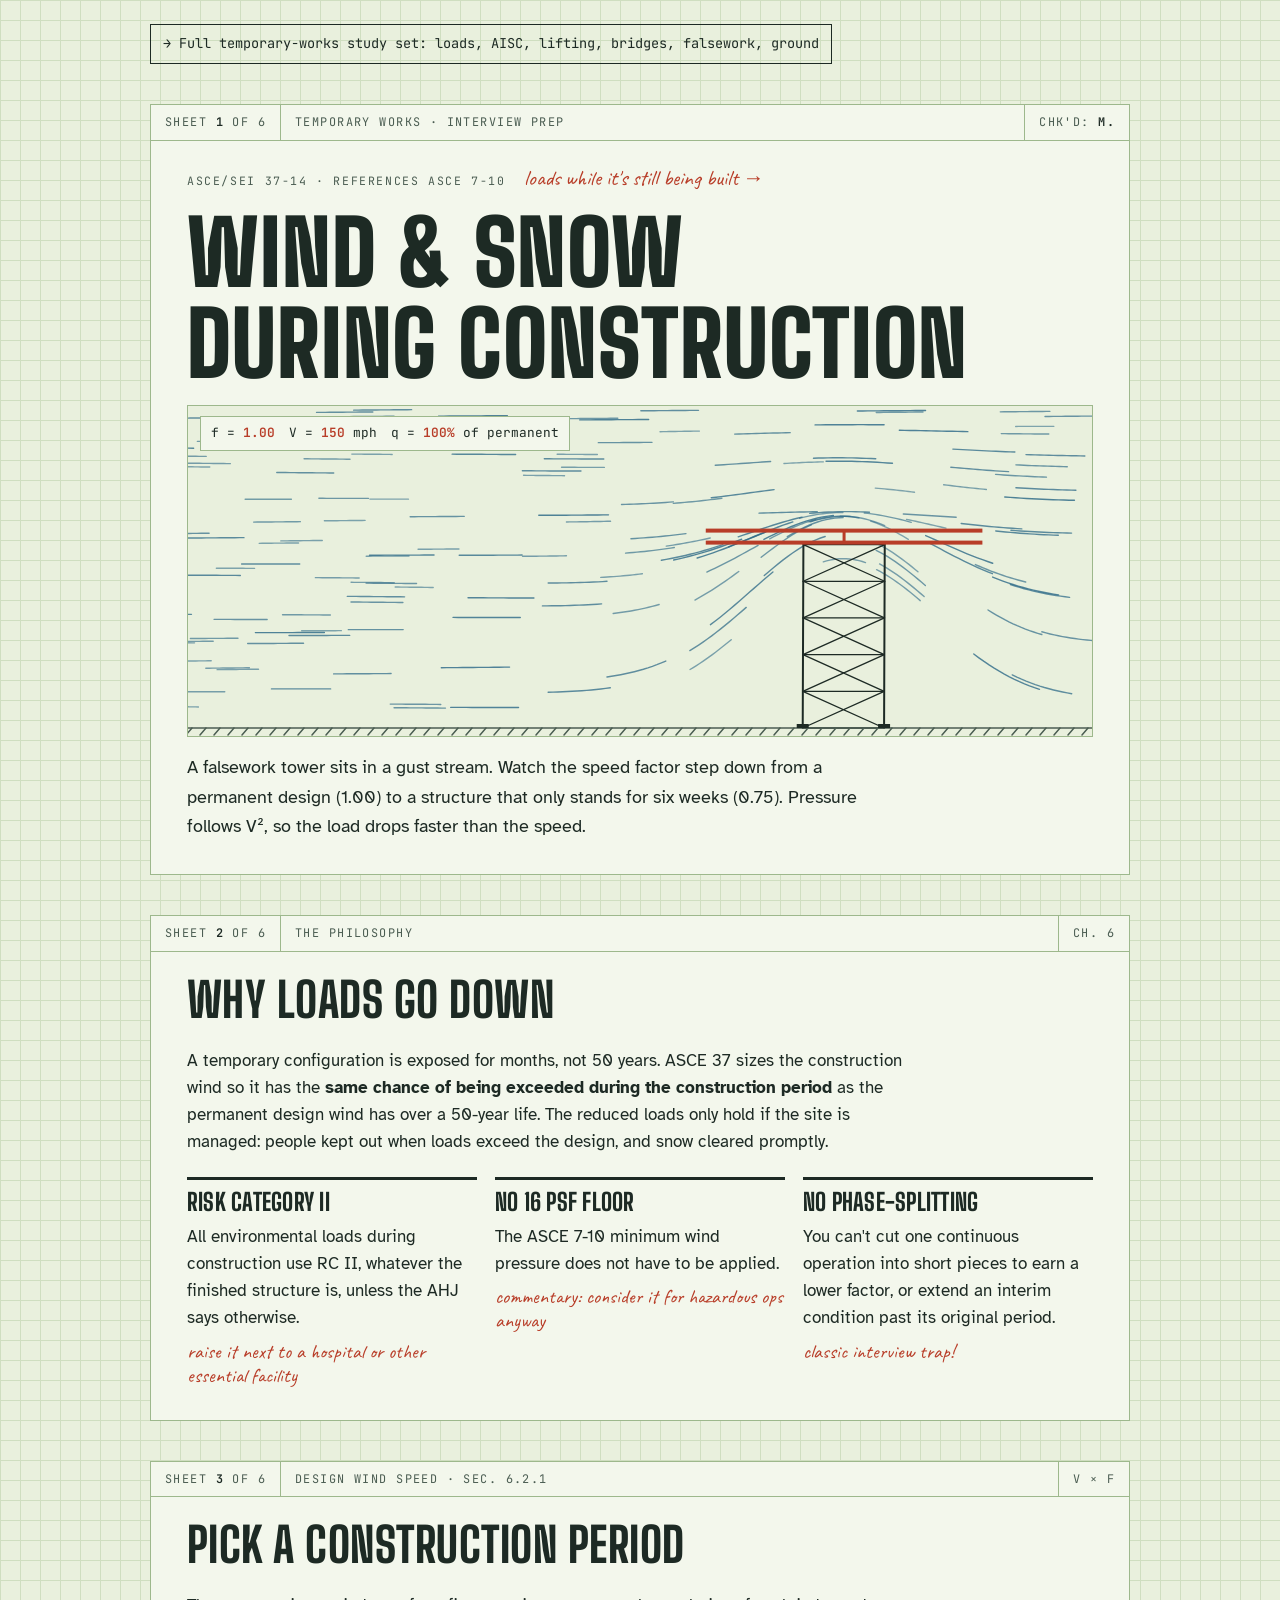
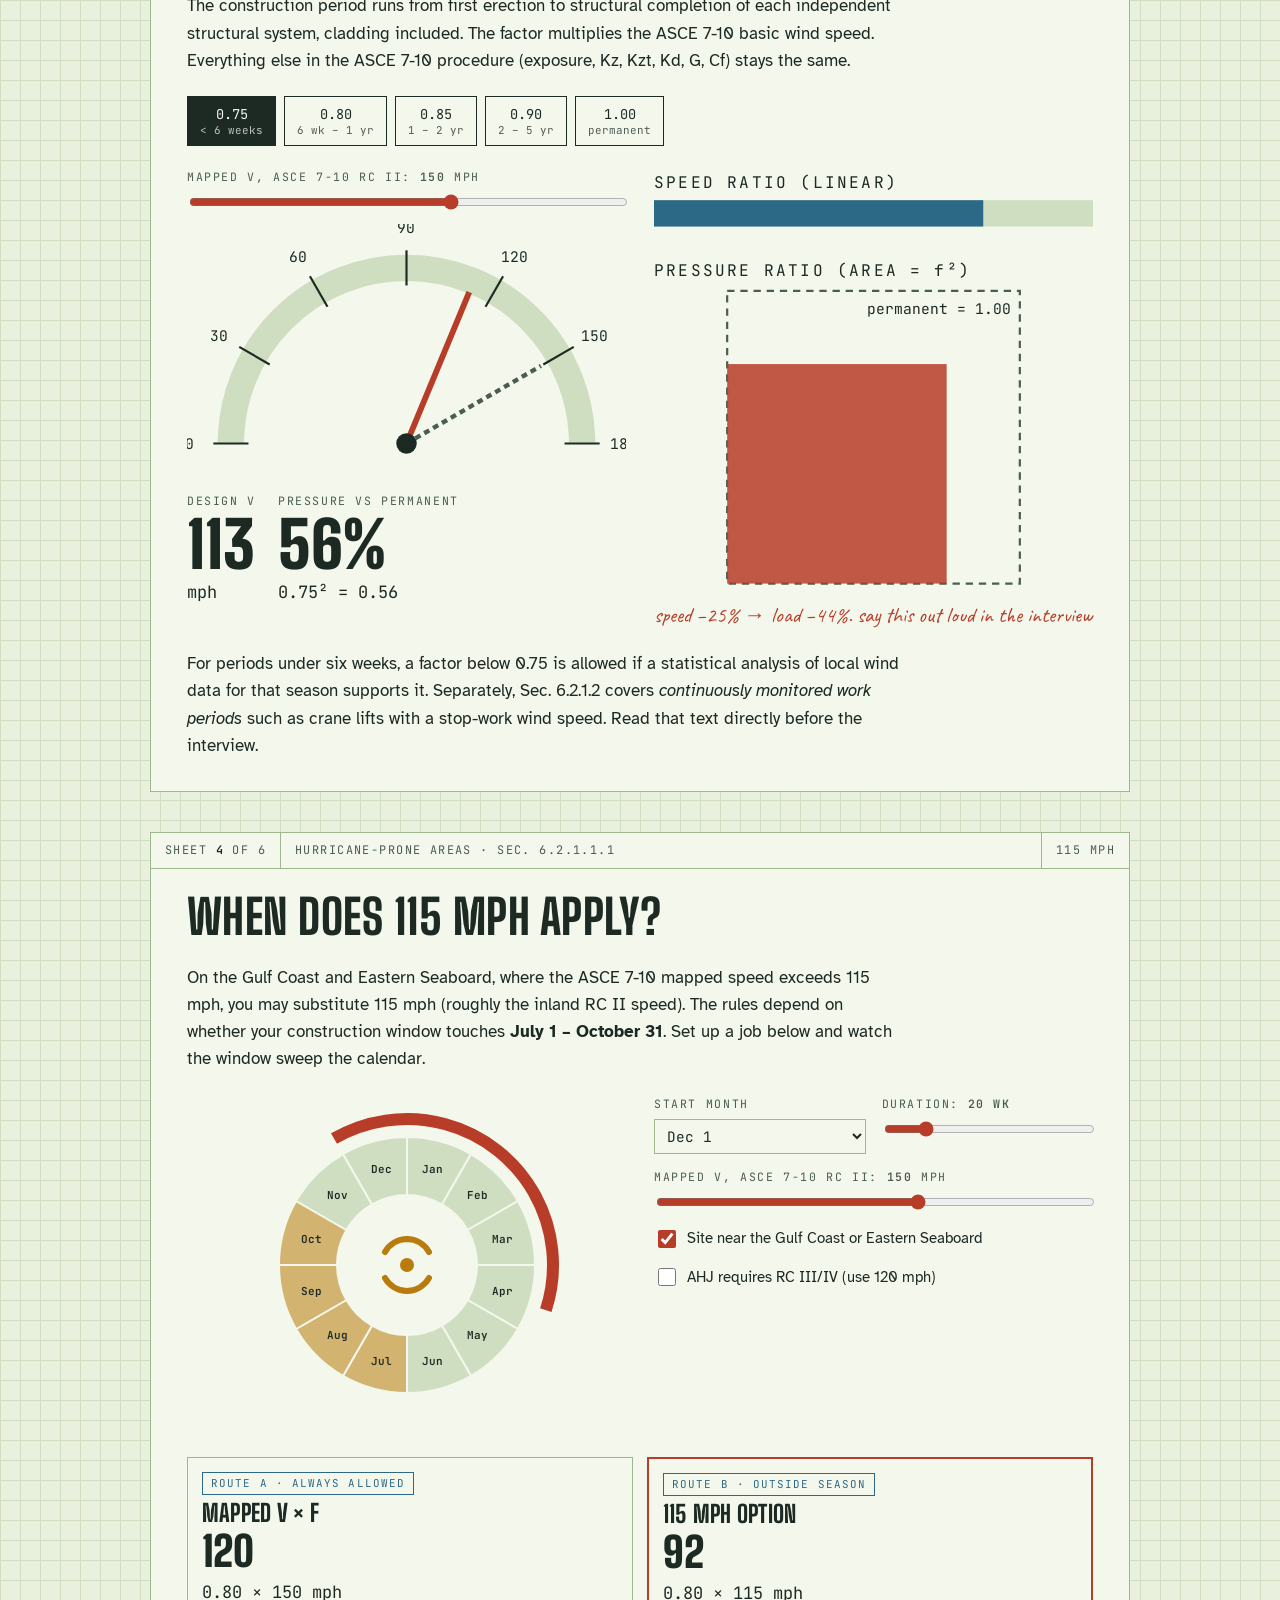
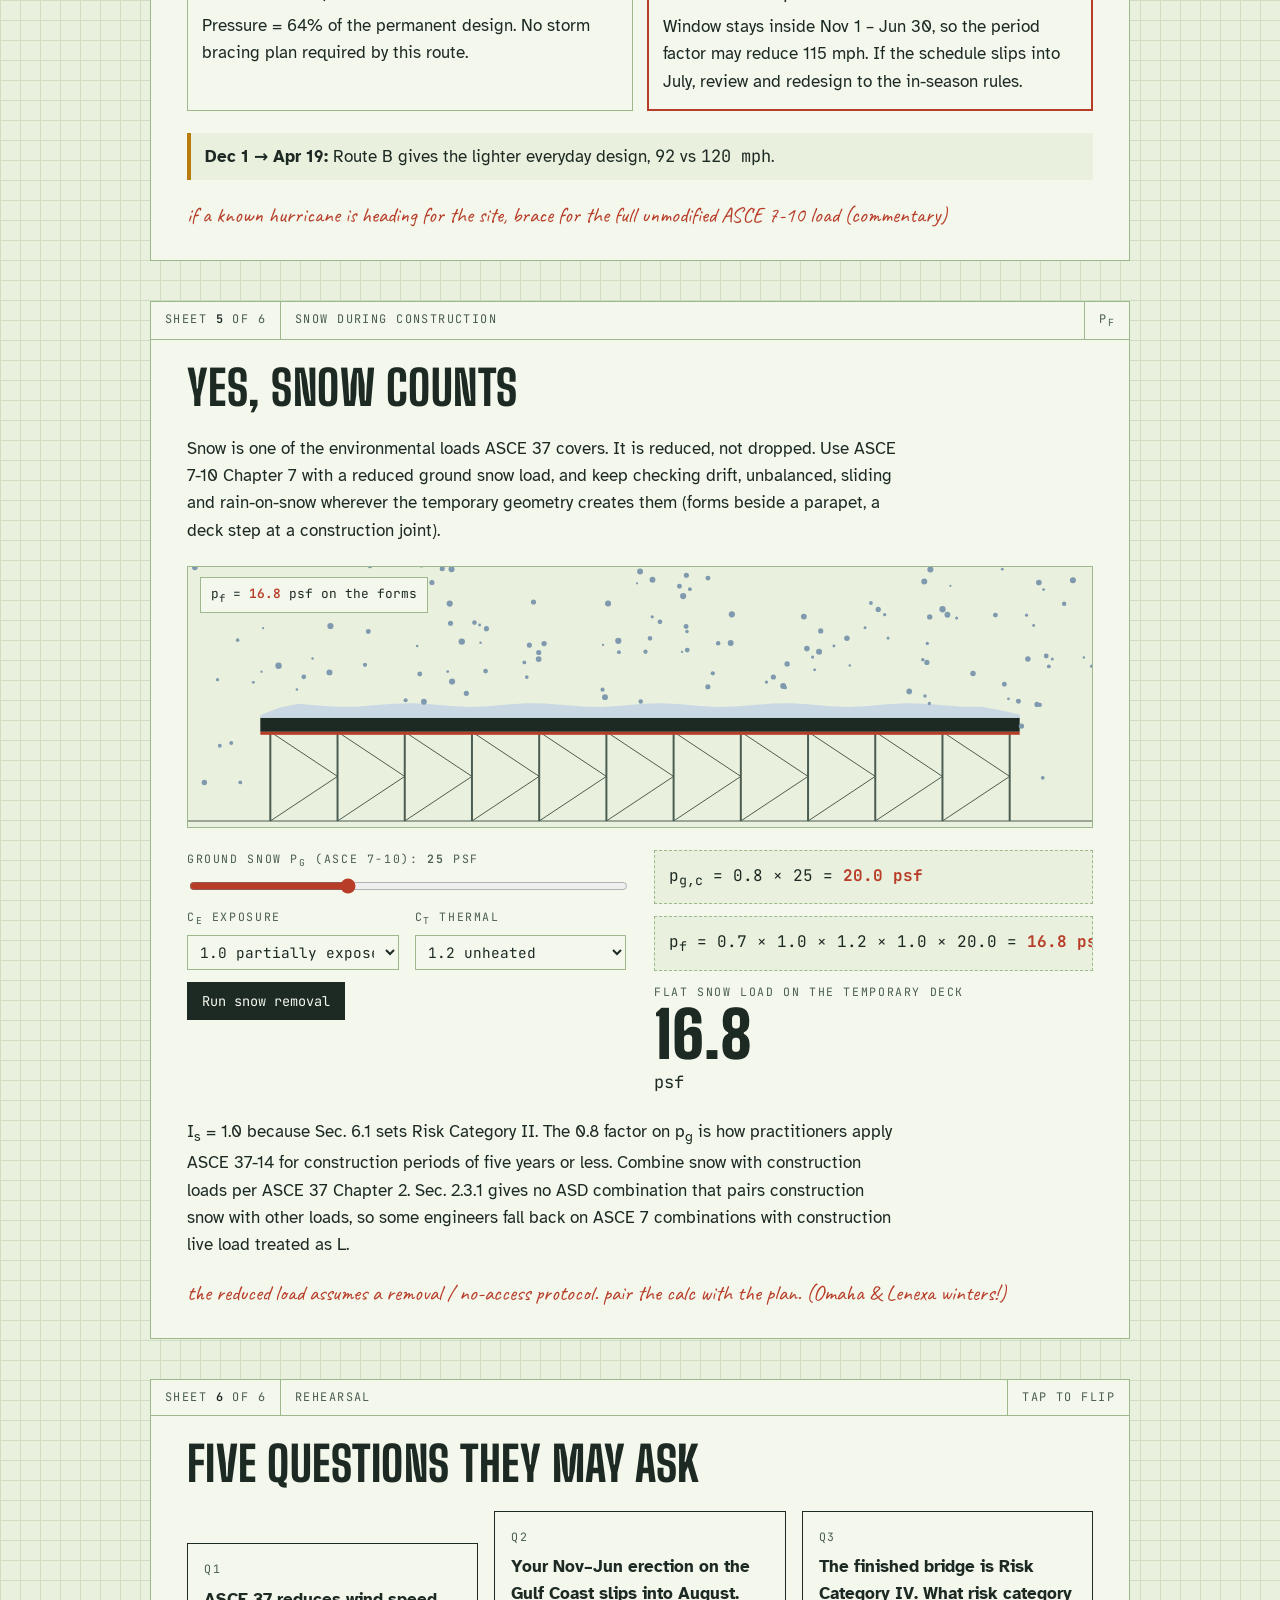
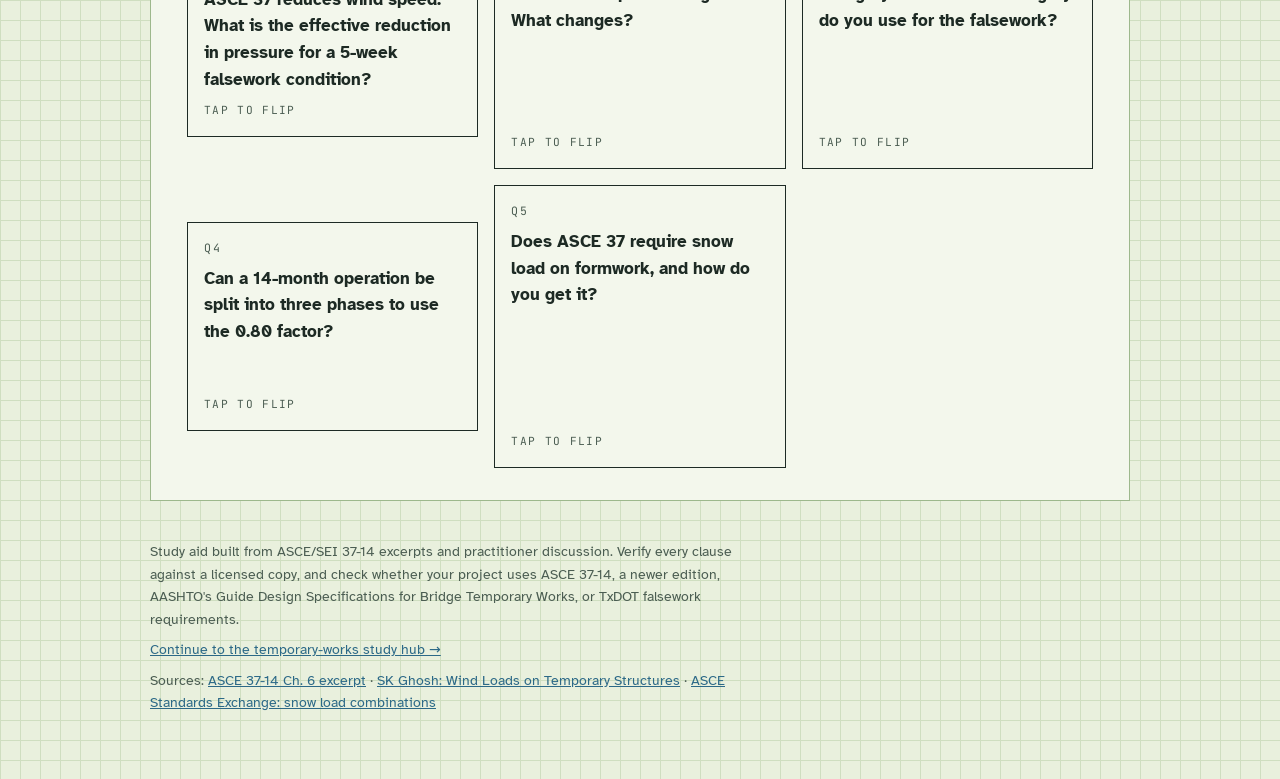
<file: index.html>
<!doctype html>
<html lang="en">
<head>
<meta charset="utf-8">
<meta name="viewport" content="width=device-width, initial-scale=1, viewport-fit=cover">
<title>ASCE 37 Wind &amp; Snow</title>
<link rel="preconnect" href="https://fonts.googleapis.com">
<link rel="preconnect" href="https://fonts.gstatic.com" crossorigin>
<link rel="stylesheet" href="https://fonts.googleapis.com/css2?family=Big+Shoulders+Display:wght@700;800;900&family=Atkinson+Hyperlegible:ital,wght@0,400;0,700;1,400&family=JetBrains+Mono:wght@400;600&family=Caveat:wght@600&display=swap">
<style>
/* Layout: an engineer's green computation pad. Six numbered "sheets" in study order, each with a calc-pad header strip, margin notes in pencil, and one moving diagram. */
:root{
  --paper:#E9F0DD; --sheet:#F3F7EC; --grid:#CFDEC0; --rule:#9DB88C;
  --ink:#1D2A24; --ink-soft:#4B5D52; --pencil:#B83D28; --storm:#B97C0C;
  --wind:#2C6987; --snow:#7F99AE; --snow-pile:#C9D8E3;
  --display:"Big Shoulders Display","Arial Narrow","Roboto Condensed",Impact,sans-serif;
  --body:"Atkinson Hyperlegible","Segoe UI",system-ui,sans-serif;
  --mono:"JetBrains Mono",ui-monospace,"SFMono-Regular",Menlo,monospace;
  --hand:"Caveat","Comic Sans MS","Bradley Hand",cursive;
}
@media (prefers-color-scheme: dark){
  :root:not([data-theme="light"]){
    --paper:#111A15; --sheet:#17221C; --grid:#1F2E25; --rule:#3B5546;
    --ink:#E2ECDA; --ink-soft:#9FB2A4; --pencil:#EE7458; --storm:#E5AE41;
    --wind:#72B9D9; --snow:#E6EFF5; --snow-pile:#B9CAD6; color-scheme:dark;
  }
}
:root[data-theme="dark"]{
  --paper:#111A15; --sheet:#17221C; --grid:#1F2E25; --rule:#3B5546;
  --ink:#E2ECDA; --ink-soft:#9FB2A4; --pencil:#EE7458; --storm:#E5AE41;
  --wind:#72B9D9; --snow:#E6EFF5; --snow-pile:#B9CAD6; color-scheme:dark;
}
*{box-sizing:border-box}
html,body{margin:0}
body{
  background-color:var(--paper);
  background-image:
    linear-gradient(var(--grid) 1px,transparent 1px),
    linear-gradient(90deg,var(--grid) 1px,transparent 1px);
  background-size:20px 20px;
  color:var(--ink); font-family:var(--body); font-size:17px; line-height:1.6;
  padding-inline:16px; padding-block:24px 64px;
}
.wrap{max-width:980px;margin:0 auto;display:flex;flex-direction:column;gap:40px}
h1,h2,h3{font-family:var(--display);line-height:1.02;text-wrap:balance;margin:0;letter-spacing:.01em}
h1{font-size:clamp(2.8rem,9vw,5.6rem);font-weight:900;text-transform:uppercase}
h2{font-size:clamp(2rem,5vw,3rem);font-weight:800;text-transform:uppercase}
h3{font-size:1.5rem;font-weight:800;text-transform:uppercase}
p{margin:0;max-width:65ch}
.mono{font-family:var(--mono);font-variant-numeric:tabular-nums}
.hand{font-family:var(--hand);color:var(--pencil);font-size:1.35rem;line-height:1.2}
.label{font-family:var(--mono);font-size:.72rem;letter-spacing:.14em;text-transform:uppercase;color:var(--ink-soft)}

/* sheet */
.sheet{background:var(--sheet);border:1.5px solid var(--rule);display:flex;flex-direction:column}
.padhead{display:grid;grid-template-columns:auto 1fr auto;border-bottom:1.5px solid var(--rule)}
.padhead > div{padding:8px 14px;font-family:var(--mono);font-size:.74rem;letter-spacing:.12em;text-transform:uppercase;color:var(--ink-soft);min-width:0}
.padhead > div + div{border-left:1.5px solid var(--rule)}
.padhead b{color:var(--ink);font-weight:600}
.sheet-body{padding:24px clamp(16px,4vw,36px) 32px;display:flex;flex-direction:column;gap:22px}
.twocol{display:grid;grid-template-columns:minmax(0,1fr) minmax(0,1fr);gap:28px;align-items:start}
@media (max-width:760px){.twocol{grid-template-columns:minmax(0,1fr)}}

/* hero */
.hero .sheet-body{gap:16px}
.kicker{display:flex;flex-wrap:wrap;gap:10px 18px;align-items:baseline}
.stage{position:relative;border:1.5px solid var(--rule);background:var(--paper);overflow:hidden}
.stage canvas{display:block;width:100%;height:clamp(220px,36vw,330px)}
.readout{position:absolute;left:12px;top:10px;display:flex;flex-wrap:wrap;gap:6px 14px;font-family:var(--mono);font-size:.8rem;background:var(--sheet);border:1px solid var(--rule);padding:6px 10px;font-variant-numeric:tabular-nums}
.readout b{color:var(--pencil);font-weight:600}
.lede{font-size:1.15rem;max-width:60ch}

/* idea list */
.ideas{display:grid;grid-template-columns:repeat(3,minmax(0,1fr));gap:18px}
@media (max-width:760px){.ideas{grid-template-columns:minmax(0,1fr)}}
.idea{border-top:3px solid var(--ink);padding-top:10px;display:flex;flex-direction:column;gap:8px}
.idea .hand{font-size:1.25rem}

/* chips */
.chips{display:flex;flex-wrap:wrap;gap:8px}
.chip{font-family:var(--mono);font-size:.85rem;padding:8px 12px;border:1.5px solid var(--ink);background:transparent;color:var(--ink);cursor:pointer;font-variant-numeric:tabular-nums;transition:background .2s,color .2s,transform .15s}
.chip:hover{transform:translateY(-2px)}
.chip[aria-pressed="true"]{background:var(--ink);color:var(--sheet)}
.chip:focus-visible,button:focus-visible,input:focus-visible,select:focus-visible{outline:3px solid var(--wind);outline-offset:2px}
.chip small{display:block;font-size:.68rem;opacity:.75}

/* diagrams */
.diag{width:100%;height:auto;max-width:100%;display:block}
.diag text{fill:var(--ink);font-family:var(--mono)}
.sq-outer{fill:none;stroke:var(--ink-soft);stroke-dasharray:5 4;stroke-width:1.5}
.sq-inner{fill:var(--pencil);fill-opacity:.85;transform-box:fill-box;transform-origin:0% 100%;transition:transform .9s cubic-bezier(.2,.8,.2,1)}
.bar-bg{fill:var(--grid)}
.bar-v{fill:var(--wind);transform-box:fill-box;transform-origin:0% 50%;transition:transform .9s cubic-bezier(.2,.8,.2,1)}
.needle{transform-origin:150px 150px;transition:transform 1s cubic-bezier(.3,1.4,.4,1)}
.big{font-family:var(--display);font-weight:900;font-size:clamp(2.6rem,7vw,4rem);line-height:1;font-variant-numeric:tabular-nums}
.stat-row{display:flex;flex-wrap:wrap;gap:22px}
.stat{display:flex;flex-direction:column;gap:2px}

/* controls */
.ctrl{display:flex;flex-direction:column;gap:6px}
.ctrl-row{display:grid;grid-template-columns:minmax(0,1fr) minmax(0,1fr);gap:16px}
@media (max-width:520px){.ctrl-row{grid-template-columns:minmax(0,1fr)}}
input[type=range]{width:100%;accent-color:var(--pencil)}
select{font:inherit;font-family:var(--mono);font-size:.9rem;padding:6px 8px;background:var(--sheet);color:var(--ink);border:1.5px solid var(--rule)}
.check{display:flex;gap:8px;align-items:center;font-size:.95rem}
.check input{accent-color:var(--pencil);width:18px;height:18px}
.val{font-family:var(--mono);font-weight:600;font-variant-numeric:tabular-nums}

/* hurricane */
.ring-wrap{position:relative;max-width:340px;width:100%;margin:0 auto}
.seg{stroke:var(--sheet);stroke-width:2}
.seg.calm{fill:var(--grid)}
.seg.season{fill:var(--storm);fill-opacity:.55}
.window-arc{fill:none;stroke:var(--pencil);stroke-width:12;stroke-linecap:butt;transition:stroke-dasharray .8s ease,transform .8s ease}
.spin{transform-origin:170px 170px;animation:spin 6s linear infinite}
.spin.fast{animation-duration:1.4s}
@keyframes spin{to{transform:rotate(360deg)}}
.routes{display:grid;grid-template-columns:repeat(2,minmax(0,1fr));gap:14px}
@media (max-width:520px){.routes{grid-template-columns:minmax(0,1fr)}}
.route{border:1.5px solid var(--rule);padding:14px;display:flex;flex-direction:column;gap:6px;transition:border-color .3s,background .3s;min-width:0}
.route.win{border-color:var(--pencil);border-width:2.5px}
.route.off{opacity:.5}
.route .big{font-size:2.6rem}
.pill{align-self:flex-start;font-family:var(--mono);font-size:.68rem;letter-spacing:.1em;text-transform:uppercase;padding:2px 8px;border:1.5px solid currentColor}
.pill.storm{color:var(--storm)} .pill.ok{color:var(--wind)} .pill.no{color:var(--ink-soft)}
.verdict{border-left:4px solid var(--storm);padding:10px 14px;background:var(--paper)}

/* snow */
.snowstage canvas{height:clamp(200px,30vw,260px)}
.eq{font-family:var(--mono);font-size:clamp(.82rem,2.4vw,1rem);background:var(--paper);border:1px dashed var(--rule);padding:12px 14px;overflow-x:auto;white-space:nowrap}
.eq b{color:var(--pencil)}
.btn{font-family:var(--mono);font-size:.85rem;padding:9px 14px;border:1.5px solid var(--ink);background:var(--ink);color:var(--sheet);cursor:pointer;align-self:flex-start}
.btn:hover{background:var(--pencil);border-color:var(--pencil)}

/* cards */
.cards{display:grid;grid-template-columns:repeat(auto-fit,minmax(260px,1fr));gap:16px}
.card{perspective:1000px;background:none;border:0;padding:0;cursor:pointer;text-align:left;font:inherit;color:inherit}
.card-in{display:grid;transition:transform .7s cubic-bezier(.2,.8,.2,1);transform-style:preserve-3d}
.card.flip .card-in{transform:rotateY(180deg)}
.face{grid-area:1/1;backface-visibility:hidden;-webkit-backface-visibility:hidden;border:1.5px solid var(--ink);padding:16px;display:flex;flex-direction:column;gap:8px;min-height:180px;background:var(--sheet)}
.face.back{transform:rotateY(180deg);background:var(--paper);border-color:var(--pencil)}
.face .q{font-weight:700;font-size:1.05rem}
.face .a{font-size:.96rem}
.tap{margin-top:auto;font-family:var(--mono);font-size:.7rem;letter-spacing:.12em;text-transform:uppercase;color:var(--ink-soft)}

footer{font-size:.88rem;color:var(--ink-soft);display:flex;flex-direction:column;gap:8px}
footer a{color:var(--wind)}
@media (prefers-reduced-motion: reduce){
  *,*::before,*::after{transition:none!important;animation:none!important}
}
</style>
</head>
<body>

<div class="wrap">

<a class="chip" href="prep/" style="align-self:flex-start;text-decoration:none">→ Full temporary-works study set: loads, AISC, lifting, bridges, falsework, ground</a>

<!-- SHEET 1 -->
<section class="sheet hero">
  <div class="padhead"><div>Sheet <b>1</b> of 6</div><div>Temporary Works · Interview Prep</div><div>Chk'd: <b>M.</b></div></div>
  <div class="sheet-body">
    <div class="kicker"><span class="label">ASCE/SEI 37-14 · references ASCE 7-10</span><span class="hand">loads while it's still being built →</span></div>
    <h1>Wind &amp; Snow<br>During Construction</h1>
    <div class="stage" aria-hidden="true">
      <canvas id="heroCanvas"></canvas>
      <div class="readout"><span>f = <b id="hf">1.00</b></span><span>V = <b id="hv">150</b> mph</span><span>q = <b id="hq">100%</b> of permanent</span></div>
    </div>
    <p class="lede">A falsework tower sits in a gust stream. Watch the speed factor step down from a permanent design (1.00) to a structure that only stands for six weeks (0.75). Pressure follows V², so the load drops faster than the speed.</p>
  </div>
</section>

<!-- SHEET 2 -->
<section class="sheet">
  <div class="padhead"><div>Sheet <b>2</b> of 6</div><div>The philosophy</div><div>Ch. 6</div></div>
  <div class="sheet-body">
    <h2>Why loads go down</h2>
    <p>A temporary configuration is exposed for months, not 50 years. ASCE 37 sizes the construction wind so it has the <strong>same chance of being exceeded during the construction period</strong> as the permanent design wind has over a 50-year life. The reduced loads only hold if the site is managed: people kept out when loads exceed the design, and snow cleared promptly.</p>
    <div class="ideas">
      <div class="idea"><h3>Risk Category II</h3><p>All environmental loads during construction use RC II, whatever the finished structure is, unless the AHJ says otherwise.</p><span class="hand">raise it next to a hospital or other essential facility</span></div>
      <div class="idea"><h3>No 16 psf floor</h3><p>The ASCE 7-10 minimum wind pressure does not have to be applied.</p><span class="hand">commentary: consider it for hazardous ops anyway</span></div>
      <div class="idea"><h3>No phase-splitting</h3><p>You can't cut one continuous operation into short pieces to earn a lower factor, or extend an interim condition past its original period.</p><span class="hand">classic interview trap!</span></div>
    </div>
  </div>
</section>

<!-- SHEET 3 -->
<section class="sheet">
  <div class="padhead"><div>Sheet <b>3</b> of 6</div><div>Design wind speed · Sec. 6.2.1</div><div>V × f</div></div>
  <div class="sheet-body">
    <h2>Pick a construction period</h2>
    <p>The construction period runs from first erection to structural completion of each independent structural system, cladding included. The factor multiplies the ASCE 7-10 basic wind speed. Everything else in the ASCE 7-10 procedure (exposure, Kz, Kzt, Kd, G, Cf) stays the same.</p>
    <div class="chips" id="periodChips" role="group" aria-label="Construction period">
      <button class="chip" data-f="0.75" aria-pressed="true">0.75<small>&lt; 6 weeks</small></button>
      <button class="chip" data-f="0.80" aria-pressed="false">0.80<small>6 wk – 1 yr</small></button>
      <button class="chip" data-f="0.85" aria-pressed="false">0.85<small>1 – 2 yr</small></button>
      <button class="chip" data-f="0.90" aria-pressed="false">0.90<small>2 – 5 yr</small></button>
      <button class="chip" data-f="1.00" aria-pressed="false">1.00<small>permanent</small></button>
    </div>
    <div class="twocol">
      <div style="display:flex;flex-direction:column;gap:12px;min-width:0">
        <div class="ctrl">
          <label class="label" for="vmap">Mapped V, ASCE 7-10 RC II: <span class="val" id="vmapOut">150</span> mph</label>
          <input id="vmap" type="range" min="105" max="180" step="5" value="150">
        </div>
        <svg class="diag" viewBox="0 0 300 175" role="img" aria-label="Gauge comparing mapped and design wind speed">
          <path d="M 30 150 A 120 120 0 0 1 270 150" fill="none" stroke="var(--grid)" stroke-width="18"/>
          <g id="ticks"></g>
          <g class="needle" id="needleMap"><line x1="150" y1="150" x2="150" y2="44" stroke="var(--ink-soft)" stroke-width="3" stroke-dasharray="4 3"/></g>
          <g class="needle" id="needleDes"><line x1="150" y1="150" x2="150" y2="38" stroke="var(--pencil)" stroke-width="4"/></g>
          <circle cx="150" cy="150" r="7" fill="var(--ink)"/>
        </svg>
        <div class="stat-row">
          <div class="stat"><span class="label">Design V</span><span class="big" id="vdes">112</span><span class="mono">mph</span></div>
          <div class="stat"><span class="label">Pressure vs permanent</span><span class="big" id="qpct">56%</span><span class="mono" id="qeq">0.75² = 0.56</span></div>
        </div>
      </div>
      <div style="display:flex;flex-direction:column;gap:10px;min-width:0">
        <svg class="diag" viewBox="0 0 300 290" role="img" aria-label="Speed ratio as a bar and pressure ratio as a square area">
          <text x="0" y="14" font-size="11" letter-spacing="1.5">SPEED RATIO (LINEAR)</text>
          <rect class="bar-bg" x="0" y="22" width="300" height="18"/>
          <rect class="bar-v" id="barV" x="0" y="22" width="300" height="18"/>
          <text x="0" y="74" font-size="11" letter-spacing="1.5">PRESSURE RATIO (AREA = f²)</text>
          <rect class="sq-outer" x="50" y="84" width="200" height="200"/>
          <rect class="sq-inner" id="sqIn" x="50" y="84" width="200" height="200"/>
          <text x="244" y="100" font-size="10" text-anchor="end" fill="var(--ink-soft)">permanent = 1.00</text>
        </svg>
        <span class="hand">speed −25% → load −44%. say this out loud in the interview</span>
      </div>
    </div>
    <p>For periods under six weeks, a factor below 0.75 is allowed if a statistical analysis of local wind data for that season supports it. Separately, Sec. 6.2.1.2 covers <em>continuously monitored work periods</em> such as crane lifts with a stop-work wind speed. Read that text directly before the interview.</p>
  </div>
</section>

<!-- SHEET 4 -->
<section class="sheet">
  <div class="padhead"><div>Sheet <b>4</b> of 6</div><div>Hurricane-prone areas · Sec. 6.2.1.1.1</div><div>115 mph</div></div>
  <div class="sheet-body">
    <h2>When does 115 mph apply?</h2>
    <p>On the Gulf Coast and Eastern Seaboard, where the ASCE 7-10 mapped speed exceeds 115 mph, you may substitute 115 mph (roughly the inland RC II speed). The rules depend on whether your construction window touches <strong>July 1 – October 31</strong>. Set up a job below and watch the window sweep the calendar.</p>
    <div class="twocol">
      <div class="ring-wrap">
        <svg class="diag" viewBox="0 0 340 340" role="img" aria-label="Twelve-month calendar ring with hurricane season shaded and the construction window drawn as an arc" id="ring">
          <g id="segs"></g>
          <circle id="winArc" class="window-arc" cx="170" cy="170" r="146"/>
          <g class="spin" id="spinner">
            <path d="M170 170 m0 -26 a26 26 0 0 1 22 13 M170 170 m22 13 a26 26 0 0 1 -22 13 M170 170 m0 26 a26 26 0 0 1 -22 -13 M170 170 m-22 -13 a26 26 0 0 1 22 -13" fill="none" stroke="var(--storm)" stroke-width="6" stroke-linecap="round"/>
            <circle cx="170" cy="170" r="7" fill="var(--storm)"/>
          </g>
        </svg>
      </div>
      <div style="display:flex;flex-direction:column;gap:14px;min-width:0">
        <div class="ctrl-row">
          <div class="ctrl"><label class="label" for="startM">Start month</label>
            <select id="startM"></select></div>
          <div class="ctrl"><label class="label" for="weeks">Duration: <span class="val" id="weeksOut">20 wk</span></label>
            <input id="weeks" type="range" min="2" max="104" step="1" value="20"></div>
        </div>
        <div class="ctrl"><label class="label" for="hv2">Mapped V, ASCE 7-10 RC II: <span class="val" id="hv2Out">150</span> mph</label>
          <input id="hv2" type="range" min="105" max="180" step="5" value="150"></div>
        <label class="check"><input type="checkbox" id="coast" checked> Site near the Gulf Coast or Eastern Seaboard</label>
        <label class="check"><input type="checkbox" id="rc34"> AHJ requires RC III/IV (use 120 mph)</label>
      </div>
    </div>
    <div class="routes">
      <div class="route" id="routeA">
        <span class="pill ok">Route A · always allowed</span>
        <h3>Mapped V × f</h3>
        <span class="big mono" id="aV">120</span>
        <span class="mono" id="aNote">0.80 × 150 mph</span>
        <p id="aTxt">No storm plan required by this route.</p>
      </div>
      <div class="route" id="routeB">
        <span class="pill" id="bPill">Route B</span>
        <h3 id="bTitle">115 mph option</h3>
        <span class="big mono" id="bV">92</span>
        <span class="mono" id="bNote">0.80 × 115 mph</span>
        <p id="bTxt"></p>
      </div>
    </div>
    <div class="verdict" id="verdict"></div>
    <span class="hand">if a known hurricane is heading for the site, brace for the full unmodified ASCE 7-10 load (commentary)</span>
  </div>
</section>

<!-- SHEET 5 -->
<section class="sheet">
  <div class="padhead"><div>Sheet <b>5</b> of 6</div><div>Snow during construction</div><div>p<sub>f</sub></div></div>
  <div class="sheet-body">
    <h2>Yes, snow counts</h2>
    <p>Snow is one of the environmental loads ASCE 37 covers. It is reduced, not dropped. Use ASCE 7-10 Chapter 7 with a reduced ground snow load, and keep checking drift, unbalanced, sliding and rain-on-snow wherever the temporary geometry creates them (forms beside a parapet, a deck step at a construction joint).</p>
    <div class="stage snowstage" aria-hidden="true"><canvas id="snowCanvas"></canvas>
      <div class="readout"><span>p<sub>f</sub> = <b id="pfTop">16.8</b> psf on the forms</span></div>
    </div>
    <div class="twocol">
      <div style="display:flex;flex-direction:column;gap:12px;min-width:0">
        <div class="ctrl"><label class="label" for="pg">Ground snow p<sub>g</sub> (ASCE 7-10): <span class="val" id="pgOut">25</span> psf</label>
          <input id="pg" type="range" min="0" max="70" step="5" value="25"></div>
        <div class="ctrl-row">
          <div class="ctrl"><label class="label" for="ce">C<sub>e</sub> exposure</label>
            <select id="ce"><option value="0.9">0.9 fully exposed</option><option value="1.0" selected>1.0 partially exposed</option><option value="1.1">1.1</option><option value="1.2">1.2 sheltered</option></select></div>
          <div class="ctrl"><label class="label" for="ct">C<sub>t</sub> thermal</label>
            <select id="ct"><option value="1.0">1.0 heated</option><option value="1.1">1.1</option><option value="1.2" selected>1.2 unheated</option></select></div>
        </div>
        <button class="btn" id="clearBtn" type="button">Run snow removal</button>
      </div>
      <div style="display:flex;flex-direction:column;gap:12px;min-width:0">
        <div class="eq" id="eq1"></div>
        <div class="eq" id="eq2"></div>
        <div class="stat"><span class="label">Flat snow load on the temporary deck</span><span class="big" id="pfBig">16.8</span><span class="mono">psf</span></div>
      </div>
    </div>
    <p>I<sub>s</sub> = 1.0 because Sec. 6.1 sets Risk Category II. The 0.8 factor on p<sub>g</sub> is how practitioners apply ASCE 37-14 for construction periods of five years or less. Combine snow with construction loads per ASCE 37 Chapter 2. Sec. 2.3.1 gives no ASD combination that pairs construction snow with other loads, so some engineers fall back on ASCE 7 combinations with construction live load treated as L.</p>
    <span class="hand">the reduced load assumes a removal / no-access protocol. pair the calc with the plan. (Omaha &amp; Lenexa winters!)</span>
  </div>
</section>

<!-- SHEET 6 -->
<section class="sheet">
  <div class="padhead"><div>Sheet <b>6</b> of 6</div><div>Rehearsal</div><div>Tap to flip</div></div>
  <div class="sheet-body">
    <h2>Five questions they may ask</h2>
    <div class="cards" id="cards"></div>
  </div>
</section>

<footer>
  <p>Study aid built from ASCE/SEI 37-14 excerpts and practitioner discussion. Verify every clause against a licensed copy, and check whether your project uses ASCE 37-14, a newer edition, AASHTO's Guide Design Specifications for Bridge Temporary Works, or TxDOT falsework requirements.</p>
  <p><a href="prep/">Continue to the temporary-works study hub →</a></p>
  <p>Sources: <a href="https://www.collegesidekick.com/study-docs/9899215" target="_blank" rel="noopener">ASCE 37-14 Ch. 6 excerpt</a> · <a href="https://www.skghoshassociates.com/blog/wind-loads-on-temporary-structures/" target="_blank" rel="noopener">SK Ghosh: Wind Loads on Temporary Structures</a> · <a href="https://collaborate.asce.org/standards-exchange/discussion/asce-37-14-asd-load-combinations-for-snow-load" target="_blank" rel="noopener">ASCE Standards Exchange: snow load combinations</a></p>
</footer>
</div>

<script>
(function(){
const reduce = matchMedia('(prefers-reduced-motion: reduce)').matches;
let C = {};
function readTokens(){
  const s = getComputedStyle(document.documentElement);
  ['paper','sheet','grid','rule','ink','ink-soft','pencil','storm','wind','snow','snow-pile'].forEach(k=>C[k]=s.getPropertyValue('--'+k).trim());
}
readTokens();
matchMedia('(prefers-color-scheme: dark)').addEventListener('change',()=>{readTokens();drawStatic();});
new MutationObserver(()=>{readTokens();drawStatic();}).observe(document.documentElement,{attributes:true,attributeFilter:['data-theme']});

function fit(cv){
  const r = cv.getBoundingClientRect(), d = Math.min(devicePixelRatio||1,2);
  cv.width = Math.round(r.width*d); cv.height = Math.round(r.height*d);
  const ctx = cv.getContext('2d'); ctx.setTransform(d,0,0,d,0,0);
  return {ctx,w:r.width,h:r.height};
}

/* ---------- HERO WIND ---------- */
const hc = document.getElementById('heroCanvas');
let H = fit(hc), parts = [], t = 0;
const factors = [1.00,0.90,0.85,0.80,0.75]; let fi = 0, fCur = 1, fTarget = 1;
function seed(){
  parts = [];
  const n = Math.round(Math.min(160, H.w/5));
  for(let i=0;i<n;i++) parts.push({x:Math.random()*H.w, y:Math.random()*H.h*0.92, s:0.7+Math.random()*0.6, trail:[]});
}
seed();
function tower(){
  const g = H.h - 8, tx = H.w*0.68, tw = Math.max(46,H.w*0.09), top = H.h*0.42;
  return {g,tx,tw,top};
}
function deflect(x,y){
  const T = tower(), cx = T.tx + T.tw/2;
  const bump = Math.exp(-Math.pow((x-cx)/(T.tw*1.6),2));
  const ceil = T.top - 34;
  if (y > ceil) return -bump*Math.min(y-ceil, 140)*0.95;
  if (y > ceil-90) return -bump*22*(1-(ceil-y)/90);
  return 0;
}
function drawTower(ctx){
  const T = tower(), sway = reduce?0:Math.sin(t*1.7)*2.2*fCur;
  ctx.strokeStyle = C.ink; ctx.lineWidth = 2;
  const L = T.tx, R = T.tx+T.tw;
  ctx.beginPath(); ctx.moveTo(L,T.g); ctx.lineTo(L+sway,T.top); ctx.moveTo(R,T.g); ctx.lineTo(R+sway,T.top); ctx.stroke();
  const n = 5, dh = (T.g-T.top)/n;
  ctx.lineWidth = 1.3;
  for(let i=0;i<=n;i++){ const y=T.top+i*dh, s=sway*(1-i/n); ctx.beginPath(); ctx.moveTo(L+s,y); ctx.lineTo(R+s,y); ctx.stroke(); }
  for(let i=0;i<n;i++){ const y1=T.top+i*dh, y2=y1+dh, s1=sway*(1-i/n), s2=sway*(1-(i+1)/n);
    ctx.beginPath(); ctx.moveTo(L+s1,y1); ctx.lineTo(R+s2,y2); ctx.moveTo(R+s1,y1); ctx.lineTo(L+s2,y2); ctx.stroke(); }
  // girder segment on top
  const gw = T.tw*3.4, gx = T.tx + T.tw/2 - gw/2 + sway;
  ctx.fillStyle = C.pencil; ctx.fillRect(gx, T.top-16, gw, 4); ctx.fillRect(gx, T.top-4, gw, 4); ctx.fillRect(gx+gw/2-1.5, T.top-14, 3, 12);
  // ground
  ctx.strokeStyle = C['ink-soft']; ctx.lineWidth = 1.5; ctx.beginPath(); ctx.moveTo(0,T.g); ctx.lineTo(H.w,T.g); ctx.stroke();
  for(let x=4;x<H.w;x+=14){ ctx.beginPath(); ctx.moveTo(x,T.g); ctx.lineTo(x-6,T.g+7); ctx.stroke(); }
  // base plates
  ctx.fillStyle = C.ink; ctx.fillRect(L-6,T.g-4,12,4); ctx.fillRect(R-6,T.g-4,12,4);
}
function heroFrame(){
  const ctx = H.ctx; ctx.clearRect(0,0,H.w,H.h);
  fCur += (fTarget-fCur)*0.04;
  const gust = 1 + 0.25*Math.sin(t*0.9) + 0.1*Math.sin(t*2.3);
  const sp = 3.2*fCur*fCur*gust + 0.3;
  ctx.strokeStyle = C.wind; ctx.lineCap='round';
  for(const p of parts){
    p.x += sp*p.s;
    if (p.x > H.w+20){ p.x = -20; p.trail.length = 0; p.y = Math.random()*H.h*0.92; }
    const y = p.y + deflect(p.x,p.y) + Math.sin(t*2+p.y*0.05)*1.2;
    p.trail.push([p.x,y]); if (p.trail.length > 14) p.trail.shift();
    if (p.trail.length>1){
      ctx.globalAlpha = 0.25 + 0.55*fCur*p.s*0.8; ctx.lineWidth = 1.4;
      ctx.beginPath(); ctx.moveTo(p.trail[0][0],p.trail[0][1]);
      for (const q of p.trail) ctx.lineTo(q[0],q[1]);
      ctx.stroke();
    }
  }
  ctx.globalAlpha = 1;
  drawTower(ctx);
  t += 0.016;
}
function setHero(f){
  fTarget = f;
  document.getElementById('hf').textContent = f.toFixed(2);
  document.getElementById('hv').textContent = Math.round(150*f);
  document.getElementById('hq').textContent = Math.round(f*f*100)+'%';
}
setHero(1);
if (!reduce) setInterval(()=>{ fi=(fi+1)%factors.length; setHero(factors[fi]); }, 2800);

/* ---------- SNOW ---------- */
const sc = document.getElementById('snowCanvas');
let S = fit(sc), flakes = [], pile = 0, pileTarget = 0, sweeping = -1;
function seedFlakes(){ flakes=[]; const n=Math.round(Math.min(140,S.w/5)); for(let i=0;i<n;i++) flakes.push({x:Math.random()*S.w,y:Math.random()*S.h,r:1+Math.random()*2.2,v:0.5+Math.random()*0.9,ph:Math.random()*6}); }
seedFlakes();
function deck(){ const y = S.h*0.58, x1 = S.w*0.08, x2 = S.w*0.92; return {y,x1,x2,g:S.h-6}; }
function snowFrame(){
  const ctx = S.ctx, D = deck(); ctx.clearRect(0,0,S.w,S.h);
  // shores
  ctx.strokeStyle = C['ink-soft']; ctx.lineWidth = 2;
  const n = Math.max(4, Math.round((D.x2-D.x1)/70));
  for(let i=0;i<=n;i++){ const x = D.x1+10+(D.x2-D.x1-20)*i/n; ctx.beginPath(); ctx.moveTo(x,D.y+14); ctx.lineTo(x,D.g); ctx.stroke(); }
  ctx.lineWidth=1; for(let i=0;i<n;i++){ const xa=D.x1+10+(D.x2-D.x1-20)*i/n, xb=D.x1+10+(D.x2-D.x1-20)*(i+1)/n, ym=(D.y+14+D.g)/2; ctx.beginPath(); ctx.moveTo(xa,D.y+14); ctx.lineTo(xb,ym); ctx.lineTo(xa,D.g); ctx.stroke(); }
  // ground
  ctx.beginPath(); ctx.moveTo(0,D.g); ctx.lineTo(S.w,D.g); ctx.stroke();
  // deck forms
  ctx.fillStyle = C.ink; ctx.fillRect(D.x1, D.y, D.x2-D.x1, 14);
  ctx.fillStyle = C.pencil; ctx.fillRect(D.x1, D.y+14, D.x2-D.x1, 3);
  // pile
  if (sweeping >= 0){
    sweeping += 0.012;
    const sx = D.x1 + (D.x2-D.x1)*sweeping;
    drawPile(ctx,D,sx);
    ctx.strokeStyle = C.pencil; ctx.lineWidth = 3; ctx.beginPath(); ctx.moveTo(sx, D.y-4); ctx.lineTo(sx+14, D.y-50); ctx.stroke();
    ctx.fillStyle = C.pencil; ctx.fillRect(sx-10, D.y-6, 20, 5);
    if (sweeping >= 1){ sweeping = -1; pile = 0; }
  } else drawPile(ctx,D,D.x1);
  // flakes
  ctx.fillStyle = C.snow;
  for (const f of flakes){
    f.y += f.v; f.x += Math.sin(t*1.3+f.ph)*0.4;
    const onDeck = f.x>D.x1 && f.x<D.x2 && f.y > D.y - pile;
    if (onDeck || f.y > D.g){ if (onDeck && sweeping<0 && pile < pileTarget) pile = Math.min(pileTarget, pile + 0.12); f.y = -5; f.x = Math.random()*S.w; }
    ctx.beginPath(); ctx.arc(f.x,f.y,f.r,0,Math.PI*2); ctx.fill();
  }
  if (sweeping<0 && pile > pileTarget) pile += (pileTarget-pile)*0.08;
}
function drawPile(ctx,D,startX){
  if (pile < 0.5 || startX >= D.x2) return;
  ctx.fillStyle = C['snow-pile'];
  ctx.beginPath(); ctx.moveTo(startX, D.y);
  const w = D.x2-startX;
  for (let i=0;i<=40;i++){ const x = startX + w*i/40; const wob = Math.sin(x*0.05)*Math.min(3,pile*0.15); const edge = Math.min(1, (x-D.x1)/30, (D.x2-x)/30); ctx.lineTo(x, D.y - pile*Math.max(0.15,edge) + wob); }
  ctx.lineTo(D.x2, D.y); ctx.closePath(); ctx.fill();
}

/* ---------- loop ---------- */
function drawStatic(){ if (reduce){ heroFrame(); snowFrame(); } }
function loop(){ heroFrame(); snowFrame(); requestAnimationFrame(loop); }
let rz; addEventListener('resize',()=>{ clearTimeout(rz); rz=setTimeout(()=>{ H=fit(hc); S=fit(sc); seed(); seedFlakes(); drawStatic(); },150); });

/* ---------- SHEET 3: factor ---------- */
let fSel = 0.75;
const ticks = document.getElementById('ticks');
for (let v=0; v<=180; v+=30){
  const a = Math.PI*(1 - v/180), x1 = 150+108*Math.cos(a), y1 = 150-108*Math.sin(a), x2 = 150+132*Math.cos(a), y2 = 150-132*Math.sin(a);
  const tx = 150+148*Math.cos(a), ty = 150-148*Math.sin(a)+4;
  ticks.insertAdjacentHTML('beforeend', `<line x1="${x1.toFixed(1)}" y1="${y1.toFixed(1)}" x2="${x2.toFixed(1)}" y2="${y2.toFixed(1)}" stroke="var(--ink)" stroke-width="1.5"/><text x="${tx.toFixed(1)}" y="${ty.toFixed(1)}" font-size="10" text-anchor="middle">${v}</text>`);
}
const vmap = document.getElementById('vmap');
function updFactor(){
  const vm = +vmap.value, vd = vm*fSel;
  document.getElementById('vmapOut').textContent = vm;
  document.getElementById('vdes').textContent = Math.round(vd);
  document.getElementById('qpct').textContent = Math.round(fSel*fSel*100)+'%';
  document.getElementById('qeq').textContent = fSel.toFixed(2)+'² = '+(fSel*fSel).toFixed(2);
  document.getElementById('needleMap').style.transform = `rotate(${-90+vm}deg)`;
  document.getElementById('needleDes').style.transform = `rotate(${-90+vd}deg)`;
  document.getElementById('barV').style.transform = `scaleX(${fSel})`;
  document.getElementById('sqIn').style.transform = `scale(${fSel})`;
}
document.querySelectorAll('#periodChips .chip').forEach(b=>b.addEventListener('click',()=>{
  document.querySelectorAll('#periodChips .chip').forEach(x=>x.setAttribute('aria-pressed','false'));
  b.setAttribute('aria-pressed','true'); fSel = +b.dataset.f; updFactor();
}));
vmap.addEventListener('input',updFactor);
updFactor();

/* ---------- SHEET 4: hurricane ---------- */
const MON = ['Jan','Feb','Mar','Apr','May','Jun','Jul','Aug','Sep','Oct','Nov','Dec'];
const segs = document.getElementById('segs');
for (let m=0;m<12;m++){
  const a0 = (m*30-90)*Math.PI/180, a1 = ((m+1)*30-90)*Math.PI/180, r0=70, r1=128;
  const p = (r,a)=>[(170+r*Math.cos(a)).toFixed(1),(170+r*Math.sin(a)).toFixed(1)];
  const [x0,y0]=p(r1,a0),[x1,y1]=p(r1,a1),[x2,y2]=p(r0,a1),[x3,y3]=p(r0,a0);
  const am = ((m+0.5)*30-90)*Math.PI/180, [lx,ly]=p(99,am);
  const season = m>=6 && m<=9;
  segs.insertAdjacentHTML('beforeend', `<path class="seg ${season?'season':'calm'}" d="M${x0} ${y0} A${r1} ${r1} 0 0 1 ${x1} ${y1} L${x2} ${y2} A${r0} ${r0} 0 0 0 ${x3} ${y3} Z"/><text x="${lx}" y="${(+ly+4).toFixed(1)}" font-size="11" text-anchor="middle" font-weight="600">${MON[m]}</text>`);
}
const startM = document.getElementById('startM');
MON.forEach((m,i)=>startM.insertAdjacentHTML('beforeend',`<option value="${i}" ${i===11?'selected':''}>${m} 1</option>`));
const weeks = document.getElementById('weeks'), hv2 = document.getElementById('hv2'), coast = document.getElementById('coast'), rc34 = document.getElementById('rc34');
const arc = document.getElementById('winArc'), CIRC = 2*Math.PI*146;
function factorFor(w){ return w<6?0.75 : w<=52?0.80 : w<=104?0.85 : 0.90; }
function hurr(){
  const s = +startM.value, w = +weeks.value, vm = +hv2.value, months = w*7/30.44;
  const f = factorFor(w), cap = rc34.checked ? 120 : 115;
  document.getElementById('weeksOut').textContent = w+' wk'+(w<6?' (<6)':'');
  document.getElementById('hv2Out').textContent = vm;
  // arc
  const len = Math.min(months,12)/12*CIRC;
  arc.style.strokeDasharray = `${len.toFixed(1)} ${CIRC.toFixed(1)}`;
  arc.style.transformOrigin = '170px 170px';
  arc.style.transform = `rotate(${s*30-90}deg)`;
  // season overlap
  let touches = false;
  for (let x=s; x<s+months; x+=0.02){ const m = Math.floor(x)%12; if (m>=6 && m<=9){ touches=true; break; } }
  document.getElementById('spinner').classList.toggle('fast', touches);
  const end = new Date(2027, s, 1); end.setDate(end.getDate()+w*7);
  const endTxt = MON[end.getMonth()]+' '+end.getDate();
  // route A
  const vA = f*vm;
  document.getElementById('aV').textContent = Math.round(vA);
  document.getElementById('aNote').textContent = `${f.toFixed(2)} × ${vm} mph`;
  document.getElementById('aTxt').textContent = `Pressure = ${Math.round((vA/vm)**2*100)}% of the permanent design. No storm bracing plan required by this route.`;
  // route B
  const eligible = coast.checked && vm > cap;
  const B = document.getElementById('routeB'), bPill = document.getElementById('bPill');
  document.getElementById('bTitle').textContent = cap+' mph option';
  let vB = null;
  if (!eligible){
    B.classList.add('off'); bPill.className='pill no'; bPill.textContent='Route B · not available';
    document.getElementById('bV').textContent='—';
    document.getElementById('bNote').textContent = coast.checked ? `mapped V ≤ ${cap} mph` : 'site not on hurricane coast';
    document.getElementById('bTxt').textContent = `The ${cap} mph substitution only applies on the Gulf Coast or Eastern Seaboard where the mapped speed exceeds ${cap} mph.`;
  } else if (!touches){
    vB = f*cap; B.classList.remove('off'); bPill.className='pill ok'; bPill.textContent='Route B · outside season';
    document.getElementById('bV').textContent = Math.round(vB);
    document.getElementById('bNote').textContent = `${f.toFixed(2)} × ${cap} mph`;
    document.getElementById('bTxt').textContent = `Window stays inside Nov 1 – Jun 30, so the period factor may reduce ${cap} mph. If the schedule slips into July, review and redesign to the in-season rules.`;
  } else {
    vB = cap; B.classList.remove('off'); bPill.className='pill storm'; bPill.textContent='Route B · in season';
    document.getElementById('bV').textContent = cap;
    document.getElementById('bNote').textContent = `${cap} mph, no factor`;
    document.getElementById('bTxt').textContent = `Window touches Jul 1 – Oct 31. ${cap} mph cannot be reduced, and you must have extra bracing designed for the full ${vm} mph, prepared in advance and installed before an announced hurricane.`;
  }
  document.getElementById('routeA').classList.toggle('win', vB===null || vA <= vB);
  B.classList.toggle('win', vB!==null && vB < vA);
  const v = document.getElementById('verdict');
  if (vB===null) v.innerHTML = `<strong>${MON[s]} 1 → ${endTxt}:</strong> design for <span class="mono">${Math.round(vA)} mph</span> (Route A).`;
  else if (vB < vA) v.innerHTML = `<strong>${MON[s]} 1 → ${endTxt}:</strong> Route B gives the lighter everyday design, <span class="mono">${Math.round(vB)}</span> vs <span class="mono">${Math.round(vA)} mph</span>${touches?', but you carry a standby bracing plan for the full mapped speed.':'.'}`;
  else v.innerHTML = `<strong>${MON[s]} 1 → ${endTxt}:</strong> Route B saves nothing here (<span class="mono">${Math.round(vB)}</span> vs <span class="mono">${Math.round(vA)} mph</span>)${touches?' and adds a standby bracing obligation. Use Route A.':'. Use Route A.'}`;
}
[startM,weeks,hv2,coast,rc34].forEach(el=>el.addEventListener('input',hurr));
hurr();

/* ---------- SHEET 5: snow calc ---------- */
const pg = document.getElementById('pg'), ce = document.getElementById('ce'), ct = document.getElementById('ct');
function snow(){
  const g = +pg.value, e = +ce.value, th = +ct.value, red = 0.8*g, pf = 0.7*e*th*1.0*red;
  document.getElementById('pgOut').textContent = g;
  document.getElementById('eq1').innerHTML = `p<sub>g,c</sub> = 0.8 × ${g} = <b>${red.toFixed(1)} psf</b>`;
  document.getElementById('eq2').innerHTML = `p<sub>f</sub> = 0.7 × ${e.toFixed(1)} × ${th.toFixed(1)} × 1.0 × ${red.toFixed(1)} = <b>${pf.toFixed(1)} psf</b>`;
  document.getElementById('pfBig').textContent = pf.toFixed(1);
  document.getElementById('pfTop').textContent = pf.toFixed(1);
  pileTarget = Math.min(70, pf*1.3);
  if (reduce){ pile = pileTarget; drawStatic(); }
}
[pg,ce,ct].forEach(el=>el.addEventListener('input',snow));
document.getElementById('clearBtn').addEventListener('click',()=>{ if (reduce){ pile=0; drawStatic(); } else sweeping = 0; });
snow();
if (reduce) pile = pileTarget;

/* ---------- SHEET 6: cards ---------- */
const QA = [
  ['ASCE 37 reduces wind speed. What is the effective reduction in pressure for a 5-week falsework condition?','Factor 0.75 on V. Pressure goes as V², so 0.75² ≈ 0.56: about 56% of the permanent-structure wind load.'],
  ['Your Nov–Jun erection on the Gulf Coast slips into August. What changes?','You lose the factor on 115 mph. Review and redesign to the in-season rules: 115 mph unreduced, plus pre-designed standby bracing for the full mapped ASCE 7-10 speed, installed before an announced hurricane. Or switch to mapped V × factor.'],
  ['The finished bridge is Risk Category IV. What risk category do you use for the falsework?','Risk Category II for environmental loads during construction, unless the AHJ requires more. Consider raising it when a failure would threaten an adjacent essential facility. If the AHJ requires III/IV, the 115 mph substitution becomes 120 mph.'],
  ['Can a 14-month operation be split into three phases to use the 0.80 factor?','No. ASCE 37 forbids dividing one continuous operation into short pieces to get lower loads, and forbids extending an interim condition past its original construction period.'],
  ['Does ASCE 37 require snow load on formwork, and how do you get it?','Yes. Use ASCE 7-10 Ch. 7 with 0.8 × p_g (construction ≤ 5 yr), I_s = 1.0 (RC II), typically C_t = 1.2 for unheated temporary work. Check drift and unbalanced cases, combine with construction loads, and back the reduced load with a snow removal / no-access protocol.']
];
const cards = document.getElementById('cards');
QA.forEach(([q,a],i)=>{
  cards.insertAdjacentHTML('beforeend', `<button class="card" type="button" aria-label="Flashcard ${i+1}: ${q.replace(/"/g,'&quot;')}"><div class="card-in"><div class="face"><span class="label">Q${i+1}</span><span class="q">${q}</span><span class="tap">Tap to flip</span></div><div class="face back"><span class="label">Answer</span><span class="a">${a}</span><span class="tap">Tap to flip back</span></div></div></button>`);
});
cards.addEventListener('click',e=>{ const c = e.target.closest('.card'); if (c) c.classList.toggle('flip'); });

/* ---------- start ---------- */
if (reduce){ setHero(0.75); drawStatic(); } else requestAnimationFrame(loop);
})();
</script>
</body>
</html>
</file>
